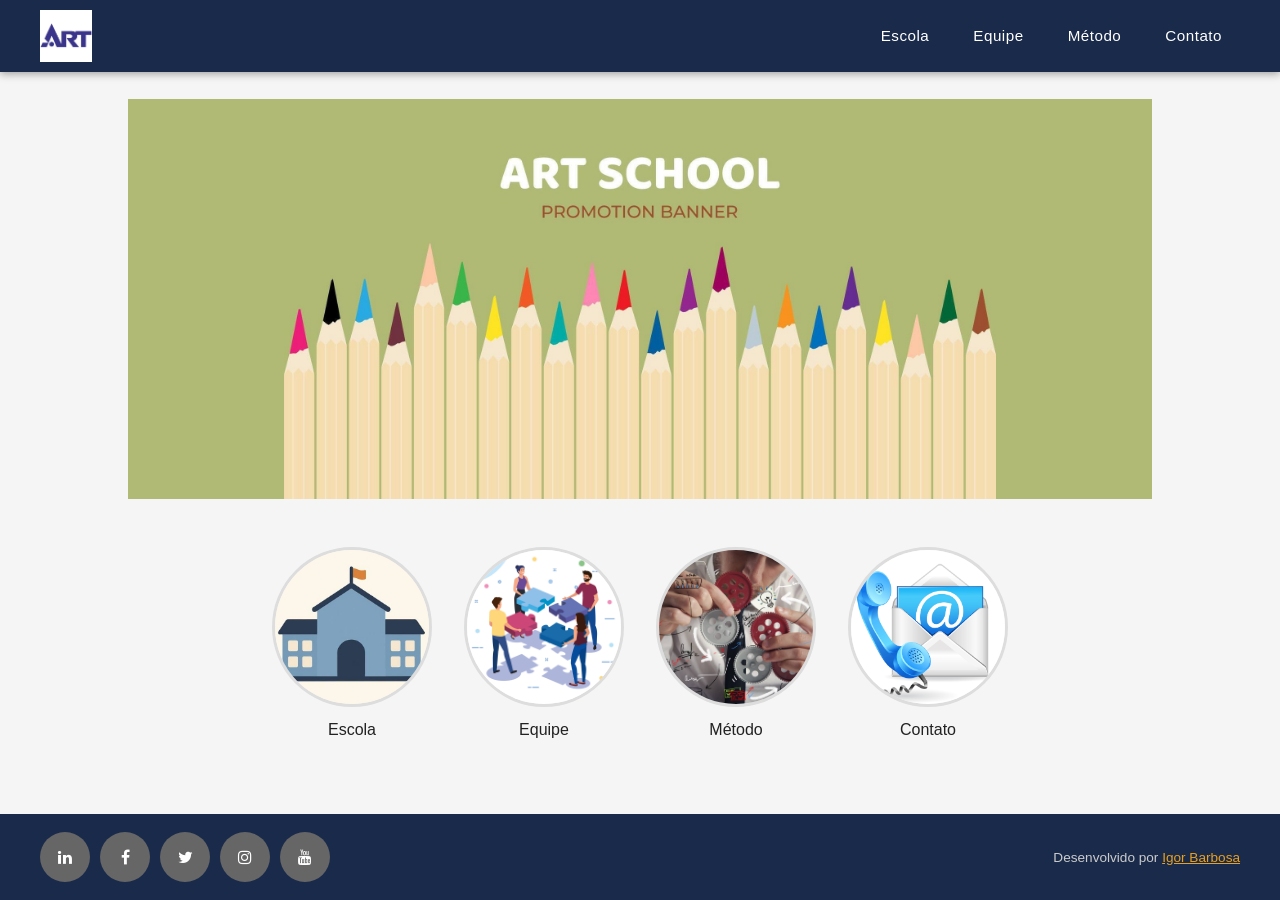
<file: index.html>
<!DOCTYPE html>
<html lang="pt-BR">

<head>
  <meta charset="UTF-8" />
  <meta name="viewport" content="width=device-width, initial-scale=1.0" />
  <meta name="description" content="Sentinela DigiArtes – Escola de Artes Digitais" />
  <title>Sentinela DigiArtes</title>
  <link rel="stylesheet" href="css/style.css" />
  <link rel="stylesheet" href="https://cdnjs.cloudflare.com/ajax/libs/font-awesome/4.7.0/css/font-awesome.min.css">
</head>

<body>

  <!-- HEADER -->
  <header>
    <a href="index.html" class="logo" aria-label="Sentinela DigiArtes – página inicial">
      <img src="img/logo.png" alt="Sentinela DigiArtes" />
    </a>
    <button class="hamburger-btn" aria-label="Abrir menu">
      <span></span><span></span><span></span>
    </button>
    <nav aria-label="Navegação principal">
      <ul>
        <li><a href="escola.html">Escola</a></li>
        <li><a href="equipe.html">Equipe</a></li>
        <li><a href="metodo.html">Método</a></li>
        <li><a href="contato.html">Contato</a></li>
      </ul>
    </nav>
  </header>

  <main>

    <!-- BANNER -->
    <section class="banner">
      <img src="img/banner_1.png" alt="Sentinela DigiArtes banner" />
    </section>

    <!-- QUICK LINKS -->
    <section class="quick-links" aria-label="Seções do site">

      <a href="escola.html" class="quick-card">
        <img src="img/escola_geral.png" alt="Escola" />
        <span>Escola</span>
      </a>

      <a href="equipe.html" class="quick-card">
        <img src="img/equipe.png" alt="Equipe" />
        <span>Equipe</span>
      </a>

      <a href="metodo.html" class="quick-card">
        <img src="img/metodo.png" alt="Método" />
        <span>Método</span>
      </a>

      <a href="contato.html" class="quick-card">
        <img src="img/contato.png" alt="Contato" />
        <span href="contato.html">Contato</span>
      </a>

    </section>

  </main>

  <!-- FOOTER -->
  <footer>
    <div class="footer-social" aria-label="Redes sociais">
      <a href="https://linkedin.com/company/sentineladigiartes" class=" fa fa-linkedin" target="_blank"
        aria-label="linkedin"></a>
      <a href="https://facebook.com/sentineladigiartes" class="fa fa-facebook" target="_blank" aria-label="Facebook">
      </a>
      <a href="https://twitter.com/sentineladigiartes" class="fa fa-twitter" target="_blank" aria-label="Twitter">

      </a>
      <a href="https://instagram.com/sentineladigiartes" class="fa fa-instagram" target="_blank" aria-label="Instagram">

      </a>
      <a href="https://youtube.com/sentineladigiartes" class="fa fa-youtube" target="_blank" aria-label="YouTube">

      </a>
    </div>
    <div class="footer-credits">
      Desenvolvido por <a href="https://www.linkedin.com/in/igoraraujo-dev/" target="_blank"
        aria-label="Perfil do LinkedIn de Igor Barbosa">Igor Barbosa</a>
    </div>
  </footer>

  <script src="js/script.js" defer></script>
</body>

</html>
</file>
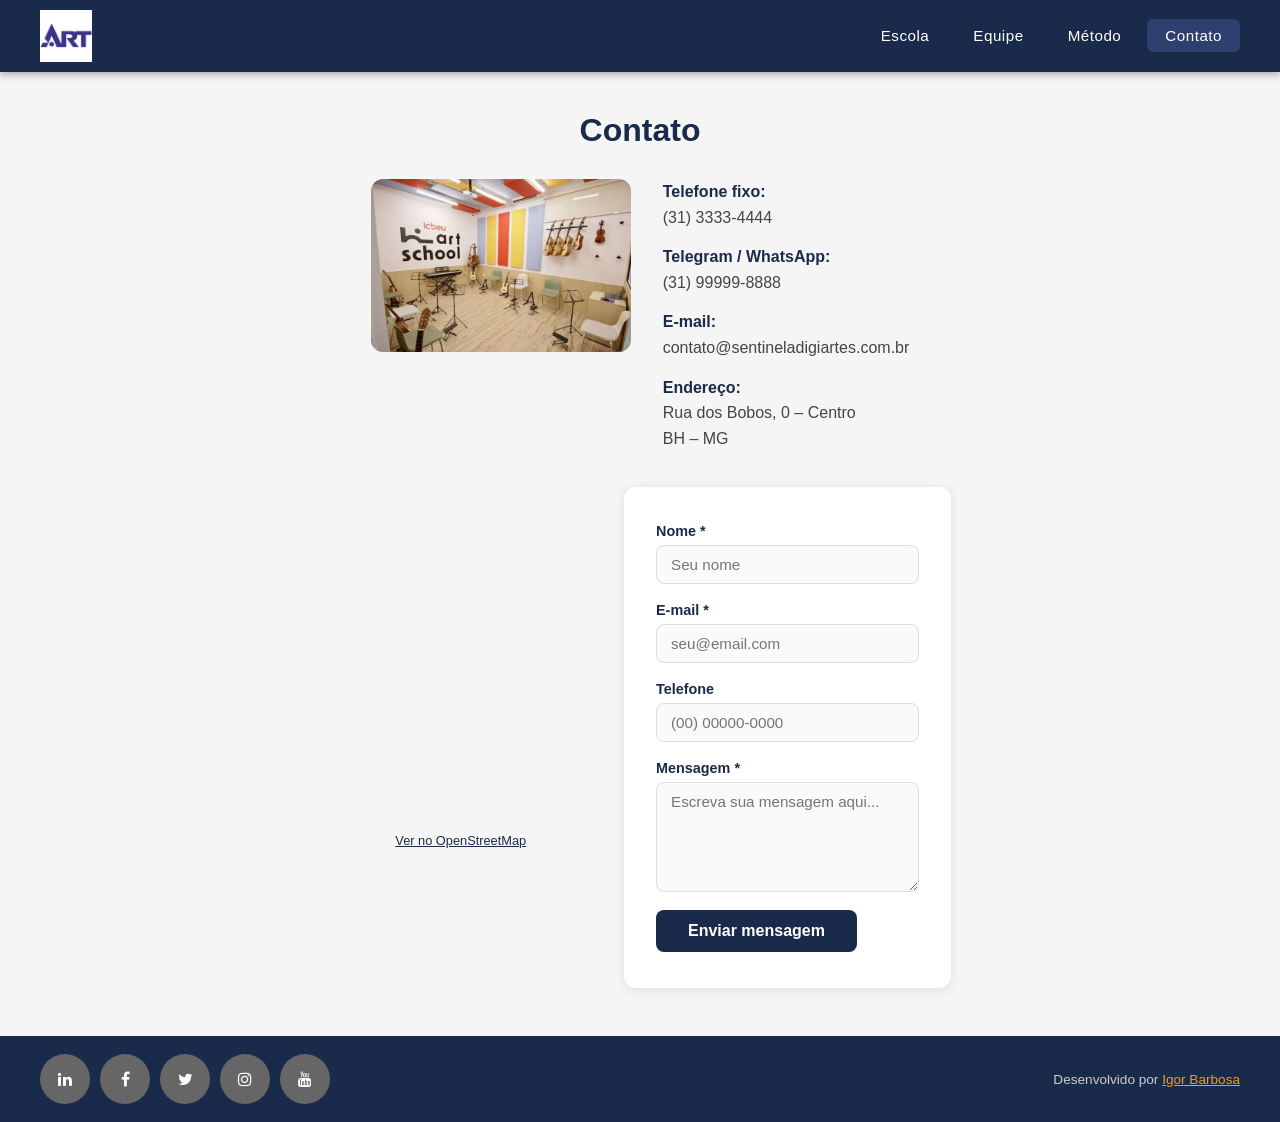
<file: contato.html>
<!DOCTYPE html>
<html lang="pt-BR">
<head>
  <meta charset="UTF-8" />
  <meta name="viewport" content="width=device-width, initial-scale=1.0" />
  <meta name="description" content="Entre em contato com a Sentinela DigiArtes" />
  <title>Contato – Sentinela DigiArtes</title>
  <link rel="stylesheet" href="css/style.css" />
  <link rel="stylesheet" href="https://cdnjs.cloudflare.com/ajax/libs/font-awesome/4.7.0/css/font-awesome.min.css">
</head>
<body>

  <!-- HEADER -->
  <header>
    <a href="index.html" class="logo" aria-label="Sentinela DigiArtes – página inicial">
      <img src="img/logo.png" alt="Sentinela DigiArtes"
           onerror="this.style.display='none'; this.nextElementSibling.style.display='block';" />
      <span class="logo-text" style="display:none;">Sentinela DigiArtes</span>
    </a>
    <button class="hamburger-btn" aria-label="Abrir menu" aria-expanded="false">
      <span></span><span></span><span></span>
    </button>
    <nav aria-label="Navegação principal">
      <ul>
        <li><a href="escola.html">Escola</a></li>
        <li><a href="equipe.html">Equipe</a></li>
        <li><a href="metodo.html">Método</a></li>
        <li><a href="contato.html">Contato</a></li>
      </ul>
    </nav>
  </header>

  <main>

    <h1 class="page-title">Contato</h1>

    <!-- BLOCO 1: Foto + dados de contato -->
    <section class="contato-info-wrap">

      <div class="contato-foto-wrap">
        <img src="img/escola1.jpg" alt="Sentinela DigiArtes" class="contato-foto" />
      </div>

      <ul class="contato-dados">
        <li>
          <span class="contato-label">Telefone fixo:</span>
          <span>(31) 3333-4444</span>
        </li>
        <li>
          <span class="contato-label">Telegram / WhatsApp:</span>
          <span>(31) 99999-8888</span>
        </li>
        <li>
          <span class="contato-label">E-mail:</span>
          <span>contato@sentineladigiartes.com.br</span>
        </li>
        <li>
          <span class="contato-label">Endereço:</span>
          <span>Rua dos Bobos, 0 – Centro<br>BH – MG</span>
        </li>
      </ul>

    </section>

    <!-- BLOCO 2: Mapa + Formulário -->
    <section class="contato-mapa-form">

      <!-- Mapa OpenStreetMap (iframe embed) -->
      <div class="contato-mapa">
        <iframe
          title="Localização Sentinela DigiArtes"
          src="https://www.openstreetmap.org/export/embed.html?bbox=-43.8320%2C-19.8920%2C-43.8120%2C-19.8720&layer=mapnik"
          allowfullscreen
          loading="lazy"
          >
        </iframe>
        <p class="contato-mapa-link">
          <a href="https://www.openstreetmap.org/#map=15/-19.882/-43.822"
             target="_blank">Ver no OpenStreetMap</a>
        </p>
      </div>

      <!-- Formulário de contato -->
      <form id="contactForm" class="contato-form" aria-label="Formulário de contato">

        <div class="form-group">
          <label for="nome">Nome <span aria-hidden="true">*</span></label>
          <input type="text" id="nome" name="nome" placeholder="Seu nome" required autocomplete="name" />
        </div>

        <div class="form-group">
          <label for="email">E-mail <span aria-hidden="true">*</span></label>
          <input type="email" id="email" name="email" placeholder="seu@email.com" required autocomplete="email" />
        </div>

        <div class="form-group">
          <label for="telefone">Telefone</label>
          <input type="tel" id="telefone" name="telefone" placeholder="(00) 00000-0000" autocomplete="tel" />
        </div>

        <div class="form-group">
          <label for="mensagem">Mensagem <span aria-hidden="true">*</span></label>
          <textarea id="mensagem" name="mensagem" placeholder="Escreva sua mensagem aqui..." required></textarea>
        </div>

        <div id="formMsg" class="form-msg" role="alert" aria-live="polite"></div>

        <button type="submit" class="btn-submit">Enviar mensagem</button>

      </form>

    </section>

  </main>

  <!-- FOOTER -->
  <footer>
    <div class="footer-social" aria-label="Redes sociais">
      <a href="https://linkedin.com/company/sentineladigiartes"" class=" fa fa-linkedin" target="_blank"
        aria-label="linkedin"></a>
      <a href="https://facebook.com/sentineladigiartes" class="fa fa-facebook" target="_blank" aria-label="Facebook">
      </a>
      <a href="https://twitter.com/sentineladigiartes" class="fa fa-twitter" target="_blank" aria-label="Twitter">

      </a>
      <a href="https://instagram.com/sentineladigiartes" class="fa fa-instagram" target="_blank" aria-label="Instagram">

      </a>
      <a href="https://youtube.com/sentineladigiartes" class="fa fa-youtube" target="_blank" aria-label="YouTube">

      </a>
    </div>
    <div class="footer-credits">
      Desenvolvido por <a href="https://www.linkedin.com/in/igoraraujo-dev/" target="_blank"
        aria-label="Perfil do LinkedIn de Igor Barbosa">Igor Barbosa</a>
    </div>
  </footer>

  <script src="js/script.js"></script>
</body>
</html>
</file>
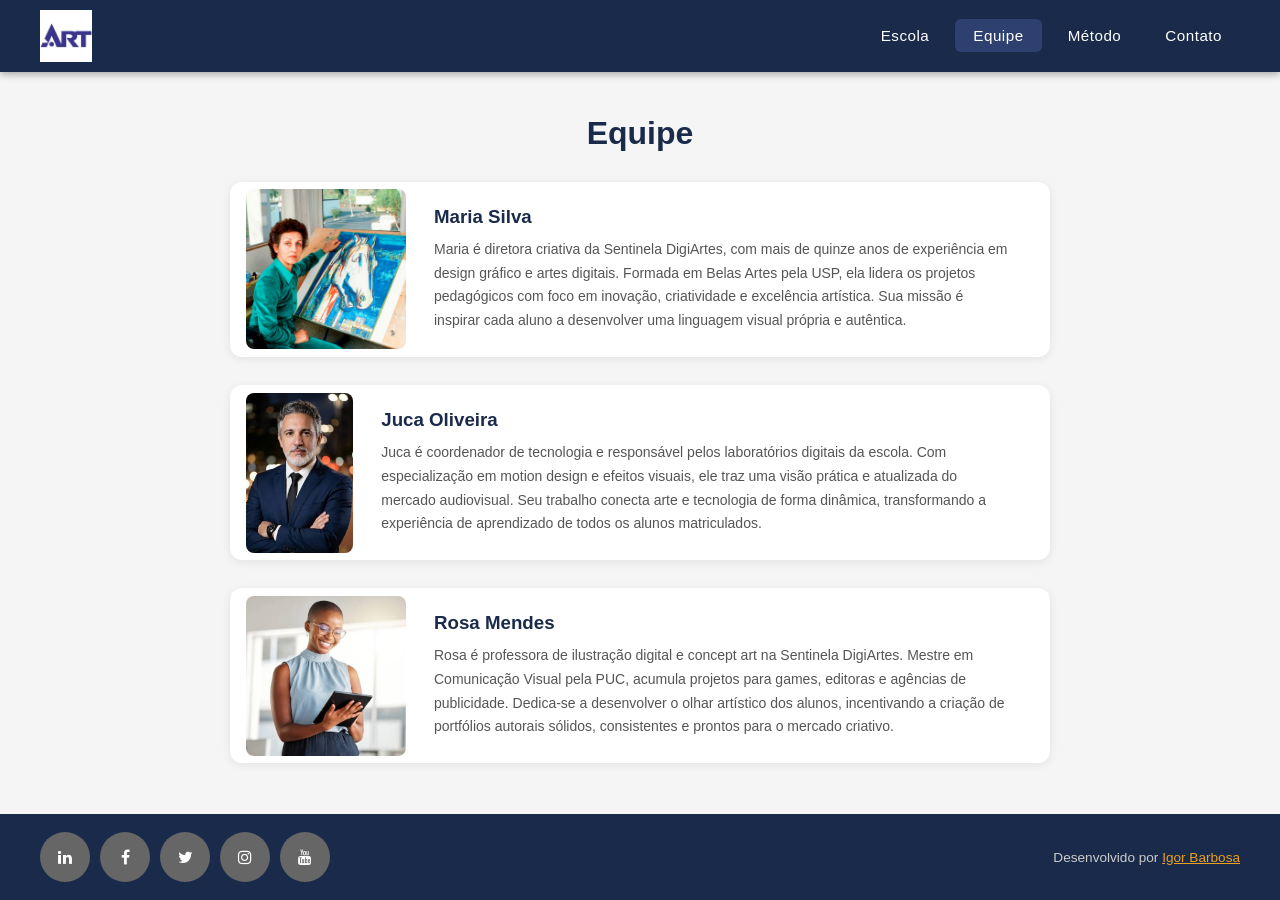
<file: equipe.html>
<!DOCTYPE html>
<html lang="pt-BR">

<head>
  <meta charset="UTF-8" />
  <meta name="viewport" content="width=device-width, initial-scale=1.0" />
  <meta name="description" content="Conheça a equipe da Sentinela DigiArtes" />
  <title>Equipe – Sentinela DigiArtes</title>
  <link rel="stylesheet" href="css/style.css" />
  <link rel="stylesheet" href="https://cdnjs.cloudflare.com/ajax/libs/font-awesome/4.7.0/css/font-awesome.min.css">
</head>

<body>

  <!-- HEADER -->
  <header>
    <a href="index.html" class="logo" aria-label="Sentinela DigiArtes – página inicial">
      <img src="img/logo.png" alt="Sentinela DigiArtes"
        onerror="this.style.display='none'; this.nextElementSibling.style.display='block';" />
      <span class="logo-text" style="display:none;">Sentinela DigiArtes</span>
    </a>
    <button class="hamburger-btn" aria-label="Abrir menu" aria-expanded="false">
      <span></span><span></span><span></span>
    </button>
    <nav aria-label="Navegação principal">
      <ul>
        <li><a href="escola.html">Escola</a></li>
        <li><a href="equipe.html">Equipe</a></li>
        <li><a href="metodo.html">Método</a></li>
        <li><a href="contato.html">Contato</a></li>
      </ul>
    </nav>
  </header>

  <main>

    <h1 class="page-title">Equipe</h1>

    <section class="equipe-list" aria-label="Membros da equipe">

      <article class="membro">
        <img src="img/maria.png" alt="Foto de Maria Silva" class="membro-foto" />
        <div class="membro-info">
          <h3>Maria Silva</h3>
          <p>
            Maria é diretora criativa da Sentinela DigiArtes, com mais de quinze anos de experiência em
            design gráfico e artes digitais. Formada em Belas Artes pela USP, ela lidera os projetos
            pedagógicos com foco em inovação, criatividade e excelência artística. Sua missão é inspirar
            cada aluno a desenvolver uma linguagem visual própria e autêntica.
          </p>
        </div>
      </article>

      <article class="membro">
        <img src="img/juca.png" alt="Foto de Juca Oliveira" class="membro-foto" />
        <div class="membro-info">
          <h3>Juca Oliveira</h3>
          <p>
            Juca é coordenador de tecnologia e responsável pelos laboratórios digitais da escola. Com
            especialização em motion design e efeitos visuais, ele traz uma visão prática e atualizada
            do mercado audiovisual. Seu trabalho conecta arte e tecnologia de forma dinâmica, transformando
            a experiência de aprendizado de todos os alunos matriculados.
          </p>
        </div>
      </article>

      <!-- Membro 3 -->
      <article class="membro">
        <img src="img/rosa.png" alt="Foto de Rosa Mendes" class="membro-foto" />
        <div class="membro-info">
          <h3>Rosa Mendes</h3>
          <p>
            Rosa é professora de ilustração digital e concept art na Sentinela DigiArtes. Mestre em
            Comunicação Visual pela PUC, acumula projetos para games, editoras e agências de publicidade.
            Dedica-se a desenvolver o olhar artístico dos alunos, incentivando a criação de portfólios
            autorais sólidos, consistentes e prontos para o mercado criativo.
          </p>
        </div>
      </article>

    </section>

  </main>

  <!-- FOOTER -->
  <footer>
    <div class="footer-social" aria-label="Redes sociais">
      <a href="https://linkedin.com/company/sentineladigiartes"" class=" fa fa-linkedin" target="_blank"
        aria-label="linkedin"></a>
      <a href="https://facebook.com/sentineladigiartes" class="fa fa-facebook" target="_blank" aria-label="Facebook">
      </a>
      <a href="https://twitter.com/sentineladigiartes" class="fa fa-twitter" target="_blank" aria-label="Twitter">

      </a>
      <a href="https://instagram.com/sentineladigiartes" class="fa fa-instagram" target="_blank" aria-label="Instagram">

      </a>
      <a href="https://youtube.com/sentineladigiartes" class="fa fa-youtube" target="_blank" aria-label="YouTube">

      </a>
    </div>
    <div class="footer-credits">
      Desenvolvido por <a href="https://www.linkedin.com/in/igoraraujo-dev/" target="_blank"
        aria-label="Perfil do LinkedIn de Igor Barbosa">Igor Barbosa</a>
    </div>
  </footer>

  <script src="js/script.js"></script>
</body>

</html>
</file>
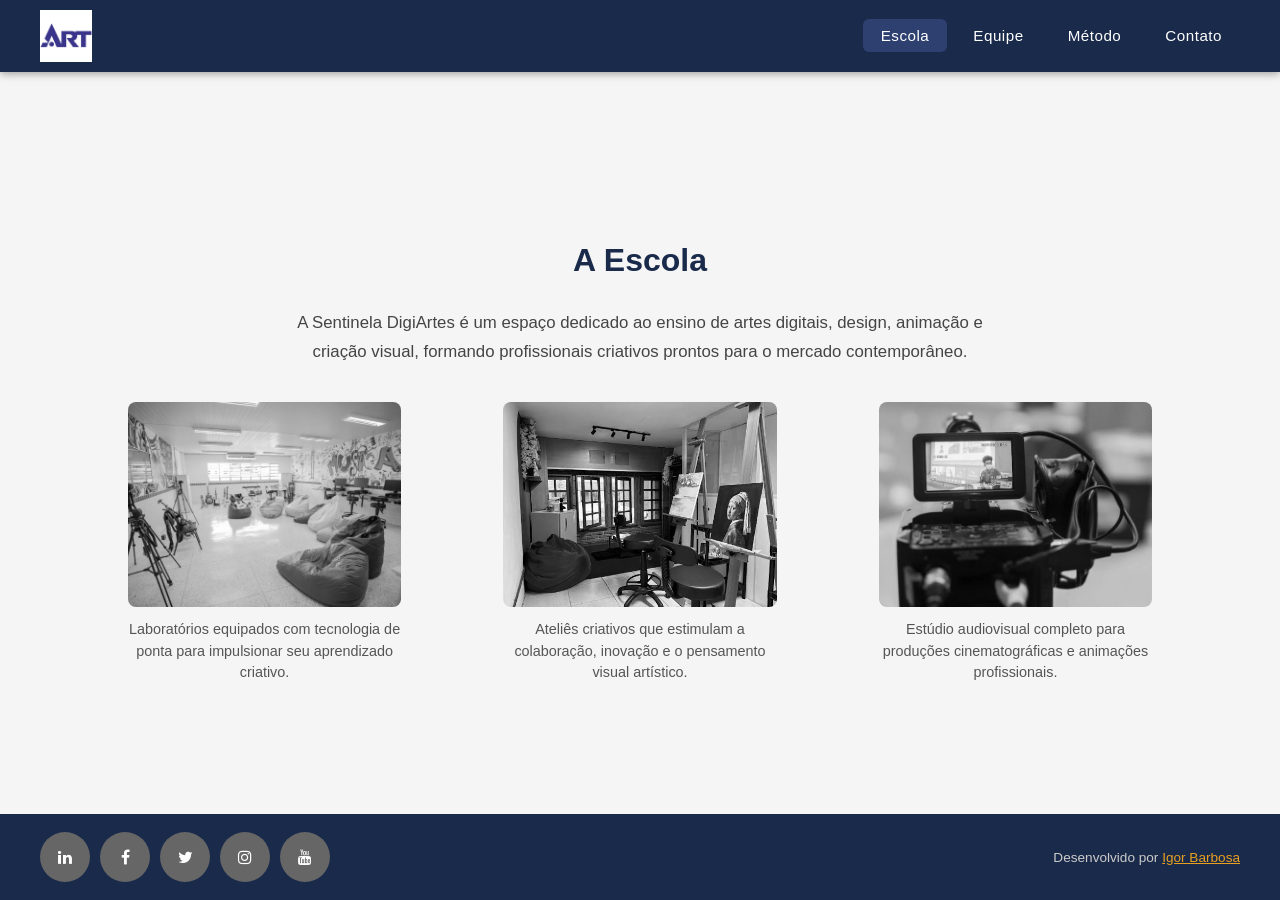
<file: escola.html>
<!DOCTYPE html>
<html lang="pt-BR">
<head>
  <meta charset="UTF-8" />
  <meta name="viewport" content="width=device-width, initial-scale=1.0" />
  <meta name="description" content="Conheça a Sentinela DigiArtes – nossa história e estrutura" />
  <title>A Escola – Sentinela DigiArtes</title>
  <link rel="stylesheet" href="css/style.css" />
  <link rel="stylesheet" href="https://cdnjs.cloudflare.com/ajax/libs/font-awesome/4.7.0/css/font-awesome.min.css">
</head>
<body>

  <!-- HEADER -->
  <header>
    <a href="index.html" class="logo" aria-label="Sentinela DigiArtes – página inicial">
      <img src="img/logo.png" alt="Sentinela DigiArtes"
           onerror="this.style.display='none'; this.nextElementSibling.style.display='block';" />
      <span class="logo-text" style="display:none;">Sentinela DigiArtes</span>
    </a>
    <button class="hamburger-btn" aria-label="Abrir menu" aria-expanded="false">
      <span></span><span></span><span></span>
    </button>
    <nav aria-label="Navegação principal">
      <ul>
        <li><a href="escola.html">Escola</a></li>
        <li><a href="equipe.html">Equipe</a></li>
        <li><a href="metodo.html">Método</a></li>
        <li><a href="contato.html">Contato</a></li>
      </ul>
    </nav>
  </header>

  <main>

    <h1 class="page-title">A Escola</h1>

    <p class="escola-intro">
      A Sentinela DigiArtes é um espaço dedicado ao ensino de artes digitais, design, animação e
      criação visual, formando profissionais criativos prontos para o mercado contemporâneo.
    </p>

    <!-- GRADE DE IMAGENS -->
    <section class="escola-grid" aria-label="Galeria da escola">

      <div class="escola-item">
        <img src="img/escola_1.png" alt="Estrutura da Sentinela DigiArtes – imagem 1"/>
        <p>Laboratórios equipados com tecnologia de ponta para impulsionar seu aprendizado criativo.</p>
      </div>

      <div class="escola-item">
        <img src="img/escola_2.png" alt="Estrutura da Sentinela DigiArtes – imagem 2"/>
        <p>Ateliês criativos que estimulam a colaboração, inovação e o pensamento visual artístico.</p>
      </div>

      <div class="escola-item">
        <img src="img/escola_3.png" alt="Estrutura da Sentinela DigiArtes – imagem 3"/>
        <p>Estúdio audiovisual completo para produções cinematográficas e animações profissionais.</p>
      </div>

    </section>

  </main>

  <!-- FOOTER -->
  <footer>
    <div class="footer-social" aria-label="Redes sociais">
      <a href="https://linkedin.com/company/sentineladigiartes"" class=" fa fa-linkedin" target="_blank"
        aria-label="linkedin"></a>
      <a href="https://facebook.com/sentineladigiartes" class="fa fa-facebook" target="_blank" aria-label="Facebook">
      </a>
      <a href="https://twitter.com/sentineladigiartes" class="fa fa-twitter" target="_blank" aria-label="Twitter">

      </a>
      <a href="https://instagram.com/sentineladigiartes" class="fa fa-instagram" target="_blank" aria-label="Instagram">

      </a>
      <a href="https://youtube.com/sentineladigiartes" class="fa fa-youtube" target="_blank" aria-label="YouTube">

      </a>
    </div>
    <div class="footer-credits">
      Desenvolvido por <a href="https://www.linkedin.com/in/igoraraujo-dev/" target="_blank"
        aria-label="Perfil do LinkedIn de Igor Barbosa">Igor Barbosa</a>
    </div>
  </footer>

  <script src="js/script.js"></script>
</body>
</html>
</file>
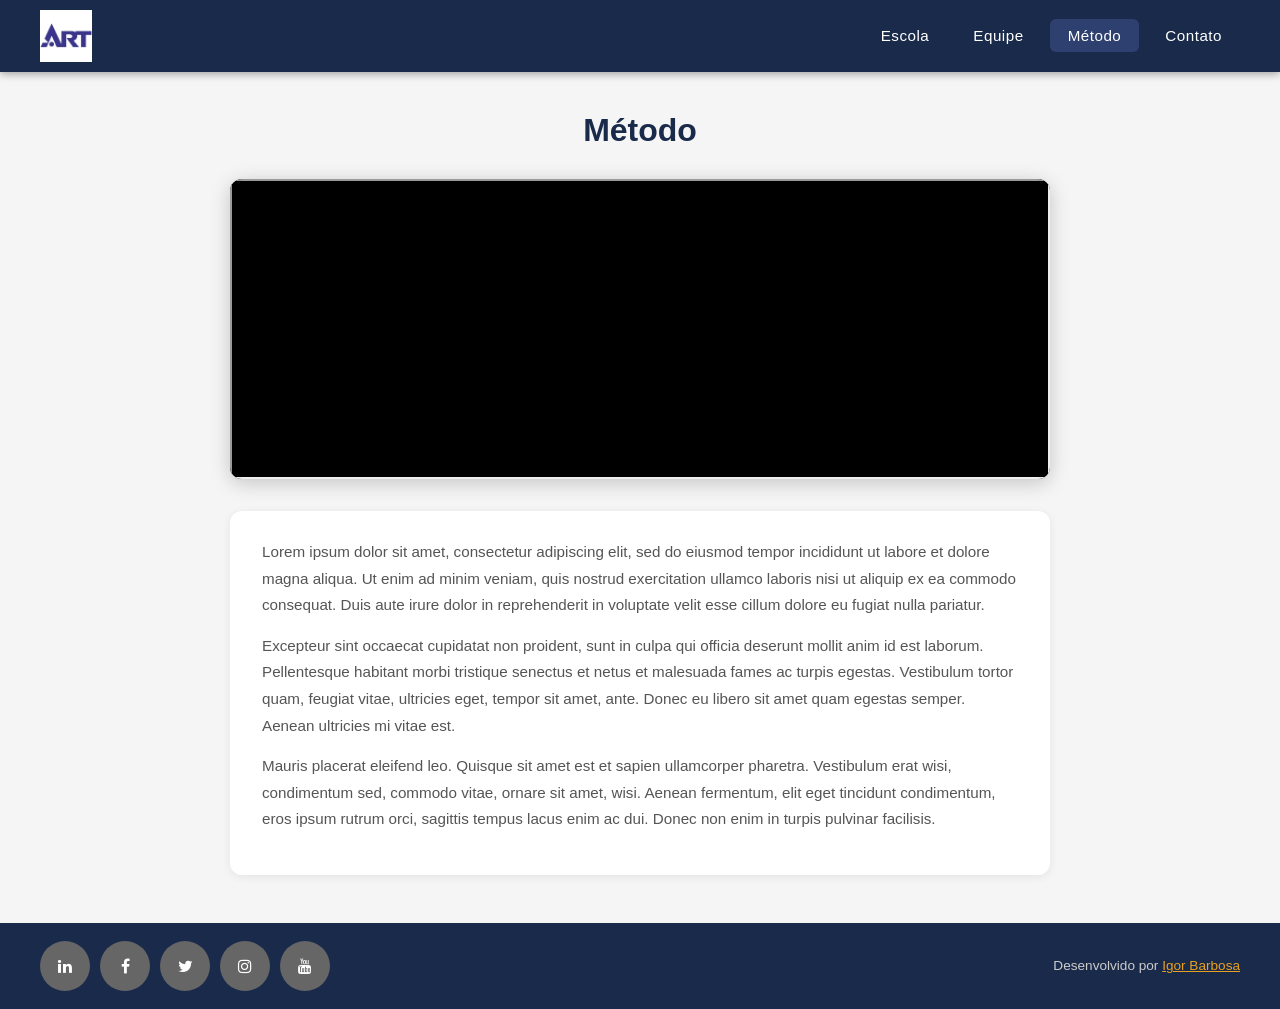
<file: metodo.html>
<!DOCTYPE html>
<html lang="pt-BR">

<head>
  <meta charset="UTF-8" />
  <meta name="viewport" content="width=device-width, initial-scale=1.0" />
  <meta name="description" content="Método de ensino da Sentinela DigiArtes" />
  <title>Método – Sentinela DigiArtes</title>
  <link rel="stylesheet" href="css/style.css" />
  <link rel="stylesheet" href="https://cdnjs.cloudflare.com/ajax/libs/font-awesome/4.7.0/css/font-awesome.min.css">
</head>

<body>

  <!-- HEADER -->
  <header>
    <a href="index.html" class="logo" aria-label="Sentinela DigiArtes – página inicial">
      <img src="img/logo.png" alt="Sentinela DigiArtes"
        onerror="this.style.display='none'; this.nextElementSibling.style.display='block';" />
      <span class="logo-text" style="display:none;">Sentinela DigiArtes</span>
    </a>
    <button class="hamburger-btn" aria-label="Abrir menu" aria-expanded="false">
      <span></span><span></span><span></span>
    </button>
    <nav aria-label="Navegação principal">
      <ul>
        <li><a href="escola.html">Escola</a></li>
        <li><a href="equipe.html">Equipe</a></li>
        <li><a href="metodo.html">Método</a></li>
        <li><a href="contato.html">Contato</a></li>
      </ul>
    </nav>
  </header>

  <main>

    <h1 class="page-title">Método</h1>

    <div class="metodo-content">

      <div class="video-wrap">
        <iframe src="https://www.youtube.com/embed/Bi8-L5wp8B0" title="Vídeo do YouTube"
          allow="accelerometer; autoplay; gyroscope; picture-in-picture; web-share"
          allowfullscreen>  
        </iframe>
      </div>

      <section class="metodo-texto">
        <p>
          Lorem ipsum dolor sit amet, consectetur adipiscing elit, sed do eiusmod tempor incididunt ut labore
          et dolore magna aliqua. Ut enim ad minim veniam, quis nostrud exercitation ullamco laboris nisi ut
          aliquip ex ea commodo consequat. Duis aute irure dolor in reprehenderit in voluptate velit esse
          cillum dolore eu fugiat nulla pariatur.
        </p>
        <p>
          Excepteur sint occaecat cupidatat non proident, sunt in culpa qui officia deserunt mollit anim id
          est laborum. Pellentesque habitant morbi tristique senectus et netus et malesuada fames ac turpis
          egestas. Vestibulum tortor quam, feugiat vitae, ultricies eget, tempor sit amet, ante. Donec eu libero
          sit amet quam egestas semper. Aenean ultricies mi vitae est.
        </p>
        <p>
          Mauris placerat eleifend leo. Quisque sit amet est et sapien ullamcorper pharetra. Vestibulum erat
          wisi, condimentum sed, commodo vitae, ornare sit amet, wisi. Aenean fermentum, elit eget tincidunt
          condimentum, eros ipsum rutrum orci, sagittis tempus lacus enim ac dui. Donec non enim in turpis
          pulvinar facilisis.
        </p>
      </section>

    </div>

  </main>

  <!-- FOOTER -->
  <footer>
    <div class="footer-social" aria-label="Redes sociais">
      <a href="https://linkedin.com/company/sentineladigiartes"" class=" fa fa-linkedin" target="_blank"
        aria-label="linkedin"></a>
      <a href="https://facebook.com/sentineladigiartes" class="fa fa-facebook" target="_blank" aria-label="Facebook">
      </a>
      <a href="https://twitter.com/sentineladigiartes" class="fa fa-twitter" target="_blank" aria-label="Twitter">

      </a>
      <a href="https://instagram.com/sentineladigiartes" class="fa fa-instagram" target="_blank" aria-label="Instagram">

      </a>
      <a href="https://youtube.com/sentineladigiartes" class="fa fa-youtube" target="_blank" aria-label="YouTube">

      </a>
    </div>
    <div class="footer-credits">
      Desenvolvido por <a href="https://www.linkedin.com/in/igoraraujo-dev/" target="_blank"
        aria-label="Perfil do LinkedIn de Igor Barbosa">Igor Barbosa</a>
    </div>
  </footer>

  <script src="js/script.js"></script>
</body>

</html>
</file>
<file: css/style.css>
/* ===== RESET & BASE ===== */
*,
*::before,
*::after {
  box-sizing: border-box;
  margin: 0;
  padding: 0;
}

:root {
  --primary: #1a2a4a;
  --primary-light: #2e4070;
  --accent: #e8a020;
  --bg: #f5f5f5;
  --white: #fff;
  --gray: #888;
  --gray-light: #ddd;
  --text: #222;
  --banner: #B0BA75;
  --radius: 12px;
}

body {
  font-family: 'Segoe UI', Arial, sans-serif;
  background: var(--bg);
  color: var(--text);
  min-height: 100vh;
  display: flex;
  flex-direction: column;
}

a {
  text-decoration: none;
  color: inherit;
}

img {
  max-width: 100%;
  display: block;
}

/* ===== HEADER ===== */
header {
  width: 100%;
  background: var(--primary);
  display: flex;
  align-items: center;
  justify-content: space-between;
  padding: 0 40px;
  height: 72px;
  position: sticky;
  top: 0;
  z-index: 100;
  box-shadow: 0 2px 8px rgba(0, 0, 0, .35);
}

.logo img {
  height: 52px;
  width: auto;
}

nav ul {
  list-style: none;
  display: flex;
  gap: 8px;
}

nav ul li a {
  color: var(--white);
  padding: 8px 18px;
  border-radius: 6px;
  font-size: 0.95rem;
  font-weight: 500;
  letter-spacing: 0.5px;
  transition: background 0.2s;
}

nav ul li a:hover,
nav ul li a.active {
  background: var(--primary-light);
}

/* Botão Hambúrguer (Escondido no Desktop) */
.hamburger-btn {
  display: none;
  flex-direction: column;
  gap: 5px;
  cursor: pointer;
  background: none;
  border: none;
  padding: 4px;
}

.hamburger-btn span {
  display: block;
  width: 26px;
  height: 3px;
  background: var(--white);
  border-radius: 2px;
  transition: all 0.3s;
}

/* ===== MAIN & BANNER ===== */
main {
  display: flex;
  flex-direction: column;
  justify-content: center;
  align-items: center;
  height: 100%;
  min-height: calc(100vh - 72px - 86px);
}

.banner {
  width: 80%;
  height: 100%;
  display: flex;
  justify-content: center;
  background: var(--banner);
}

.banner img {
  height: 100%;
  max-height: 400px;
}

/* ===== FOOTER ===== */
footer {
  width: 100%;
  background: var(--primary);
  color: var(--white);
  display: flex;
  align-items: center;
  justify-content: space-between;
  padding: 18px 40px;
  gap: 16px;
  flex-wrap: wrap;
}

.footer-social {
  display: flex;
  gap: 10px;
  align-items: center;
}

.fa {
  display: flex!important;
  align-items: center;
  justify-content: center;
  width: 50px;
  height: 50px;
  text-align: center;
  border-radius: 50%;
  background: #666;
  color: var(--white);
  font-size: 30px;
  transition: background 0.2s, transform 0.2s;
  text-decoration: none;
}

.fa:hover {
  transform: scale(1.12);
}

.fa.fa-linkedin:hover { background: #0077b5; }
.fa.fa-facebook:hover { background: #1877f2; }
.fa.fa-twitter:hover { background: #1da1f2; }
.fa.fa-instagram:hover { background: radial-gradient(circle at 30% 107%, #fdf497 0%, #fdf497 5%, #fd5949 45%, #d6249f 60%, #285aeb 90%); }
.fa.fa-youtube:hover { background: #ff0000; }

.footer-credits {
  font-size: 0.85rem;
  color: #ccc;
  text-align: right;
}

.footer-credits a {
  color: var(--accent);
  text-decoration: underline;
}

/* ===== PAGE TITLE ===== */
.page-title {
  text-align: center;
  padding: 40px 20px 10px;
  font-size: 2rem;
  color: var(--primary);
  font-weight: 700;
}

/* ===== INDEX QUICK LINKS ===== */
.quick-links {
  display: flex;
  justify-content: center;
  gap: 32px;
  padding: 48px 40px;
  flex-wrap: wrap;
}

.quick-card {
  display: flex;
  flex-direction: column;
  align-items: center;
  gap: 14px;
  text-align: center;
  max-width: 200px;
}

.quick-card img {
  width: 160px;
  height: 160px;
  object-fit: cover;
  border-radius: 50%;
  border: 3px solid var(--gray-light);
  transition: box-shadow 0.2s, border-color 0.2s;
}

.quick-card img:hover {
  box-shadow: 0 4px 18px rgba(0, 0, 0, .18);
  border-color: var(--accent);
}

.card-placeholder {
  width: 160px;
  height: 160px;
  border-radius: 50%;
  display: flex;
  align-items: center;
  justify-content: center;
  font-size: 2.8rem;
  border: 3px solid var(--gray-light);
}

.cp1 { background: linear-gradient(135deg, #d0e8ff, #a0c0f0); }
.cp2 { background: linear-gradient(135deg, #ffecd0, #f0c080); }
.cp3 { background: linear-gradient(135deg, #d0ffe8, #80d0a0); }
.cp4 { background: linear-gradient(135deg, #f0d0ff, #c080e0); }

.quick-card a {
  font-size: 1rem;
  font-weight: 600;
  color: var(--primary);
  transition: color 0.2s;
}

.quick-card span:hover {
  color: var(--accent);
}

/* ===== ESCOLA PAGE ===== */
.escola-intro {
  max-width: 800px;
  margin: 0 auto;
  padding: 20px 40px 36px;
  font-size: 1.05rem;
  line-height: 1.7;
  color: #444;
  text-align: center;
}

.escola-grid {
  display: flex;
  justify-content: center;
  padding: 0 10%;
  gap: 10%;
  flex-wrap: wrap;
}

.escola-item {
  flex: 1;
  min-width: 200px;
  max-width: calc(100% / 3);
  display: flex;
  flex-direction: column;
  align-items: center;
  gap: 12px;
}

.escola-item img {
  width: 100%;
  aspect-ratio: 4/3;
  object-fit: cover;
  filter: grayscale(100%);
  border-radius: 8px;
  transition: filter 0.3s, transform 0.2s, box-shadow 0.2s;
}

.escola-item img:hover {
  filter: grayscale(0%);
  transform: scale(1.02);
  box-shadow: 0 6px 20px rgba(0, 0, 0, .2);
}

.escola-img-placeholder {
  width: 100%;
  aspect-ratio: 4/3;
  border-radius: 8px;
  cursor: pointer;
  display: flex;
  align-items: center;
  justify-content: center;
  font-size: 1.1rem;
  color: #555;
  font-weight: 600;
  filter: grayscale(100%);
  transition: filter 0.3s, transform 0.2s;
  background: #ccc;
}

.escola-img-placeholder:hover {
  filter: grayscale(40%);
  transform: scale(1.02);
}

.ep1 { background: linear-gradient(135deg, #bbb, #888); }
.ep2 { background: linear-gradient(135deg, #aaa, #777); }
.ep3 { background: linear-gradient(135deg, #ccc, #999); }

.escola-item p {
  font-size: 0.9rem;
  text-align: center;
  color: #555;
  line-height: 1.5;
}

/* ===== EQUIPE PAGE ===== */
.equipe-list {
  max-width: 900px;
  margin: 0 auto;
  padding: 20px 40px 48px;
  display: flex;
  flex-direction: column;
  gap: 28px;
}

.membro {
  display: flex;
  align-items: center;
  padding:0 16px;
  gap: 28px;
  background: var(--white);
  border-radius: var(--radius);
  box-shadow: 0 2px 10px rgba(0, 0, 0, .08);
  overflow: hidden;
  transition: box-shadow 0.2s;
}

.membro:hover {
  box-shadow: 0 4px 20px rgba(0, 0, 0, .14);
}

.membro-foto {
  width: 160px;
  height: 160px;
  object-fit: cover;
  border-radius: 8px;
}

.membro-info {
  padding: 24px 24px 24px 0;
  display: flex;
  flex-direction: column;
  gap: 10px;
}

.membro-info h3 {
  color: var(--primary);
}

.membro-info p {
  font-size: 14px;
  line-height: 1.7;
  color: #555;
}

/* ===== MÉTODO PAGE ===== */
.metodo-content {
  max-width: 900px;
  margin: 0 auto;
  padding: 20px 40px 48px;
  display: flex;
  flex-direction: column;
  gap: 32px;
}

.video-wrap {
  width: 100%;
  height: 300px;
  background: #000;
  border-radius: var(--radius);
  overflow: hidden;
  box-shadow: 0 4px 20px rgba(0, 0, 0, .2);
}

.video-wrap iframe {
  width: 100%;
  height: 100%;
  display: block;
  max-height: 500px;
}

.metodo-texto {
  background: var(--white);
  border-radius: var(--radius);
  padding: 28px 32px;
  box-shadow: 0 2px 10px rgba(0, 0, 0, .07);
}

.metodo-texto p {
  font-size: 0.95rem;
  line-height: 1.75;
  color: #555;
  margin-bottom: 14px;
}

/* ===== CONTATO PAGE ===== */
.contato-content {
  max-width: 680px;
  margin: 0 auto;
  padding: 20px 40px 48px;
}

.contato-form {
  background: var(--white);
  border-radius: var(--radius);
  padding: 36px 32px;
  box-shadow: 0 2px 12px rgba(0, 0, 0, .09);
  display: flex;
  flex-direction: column;
  gap: 18px;
  flex: 1;
  min-width: 260px;
}

.form-group {
  display: flex;
  flex-direction: column;
  gap: 6px;
}

.form-group label {
  font-size: 0.9rem;
  font-weight: 600;
  color: var(--primary);
}

.form-group input,
.form-group select,
.form-group textarea {
  padding: 10px 14px;
  border: 1.5px solid var(--gray-light);
  border-radius: 8px;
  font-size: 0.95rem;
  font-family: inherit;
  transition: border-color 0.2s, box-shadow 0.2s;
  background: #fafafa;
}

.form-group input:focus,
.form-group select:focus,
.form-group textarea:focus {
  outline: none;
  border-color: var(--primary);
  box-shadow: 0 0 0 3px rgba(26, 42, 74, .12);
}

.form-group textarea {
  resize: vertical;
  min-height: 110px;
}

.btn-submit {
  padding: 12px 32px;
  background: var(--primary);
  color: var(--white);
  border: none;
  border-radius: 8px;
  font-size: 1rem;
  font-weight: 600;
  cursor: pointer;
  transition: background 0.2s, transform 0.1s;
  align-self: flex-start;
}

.btn-submit:hover {
  background: var(--primary-light);
  transform: translateY(-1px);
}

.form-msg {
  display: none;
  padding: 12px 16px;
  border-radius: 8px;
  font-size: 0.95rem;
  font-weight: 600;
}

.form-msg.success {
  background: #d4edda;
  color: #155724;
  display: block;
}

.form-msg.error {
  background: #f8d7da;
  color: #721c24;
  display: block;
}

.contato-info-wrap {
  display: flex;
  align-items: flex-start;
  gap: 32px;
  max-width: 900px;
  margin: 0 auto;
  padding: 20px 40px 36px;
  flex-wrap: wrap;
}

.contato-foto {
  width: 260px;
  min-width: 200px;
  border-radius: var(--radius);
  object-fit: cover;
  display: block;
}

.contato-dados {
  list-style: none;
  display: flex;
  flex-direction: column;
  gap: 14px;
  padding: 0;
  font-size: 16px;
  line-height: 1.6;
  color: #444;
}

.contato-label {
  font-weight: 700;
  color: var(--primary);
  display: block;
}

.contato-mapa-form {
  display: flex;
  gap: 32px;
  max-width: 900px;
  padding: 0 40px 48px;
  flex-wrap: wrap;
}

.contato-mapa {
  flex: 1;
  min-width: 260px;
}

.contato-mapa iframe {
  width: 100%;
  height: 340px;
  border: 0;
  border-radius: var(--radius);
  display: block;
}

.contato-mapa-link {
  font-size: 0.8rem;
  text-align: center;
  margin-top: 6px;
}

.contato-mapa-link a {
  color: var(--primary);
  text-decoration: underline;
}


/* ==========================================================================
   MEDIA QUERIES (RESPONSIVO SEPARADO NO FINAL)
   ========================================================================== */

/* Tablet portrait (max 1024px) */
@media (max-width: 1024px) {
  header {
    padding: 0 24px;
  }

  .carousel-slide img,
  .carousel-slide .slide-placeholder {
    height: 380px;
  }

  .quick-links {
    gap: 24px;
    padding: 36px 24px;
  }

  .escola-grid {
    padding: 0 5% 36px;
  }

  .equipe-list,
  .metodo-content,
  .contato-content,
  .escola-intro {
    padding-left: 24px;
    padding-right: 24px;
  }
}

/* Tablet landscape / small tablets (max 900px) */
@media (max-width: 900px) {
  .escola-item {
    max-width: calc(100% / 2);
  }
}

/* Smartphone landscape (max 640px) */
@media (max-width: 640px) and (orientation: landscape) {
  .carousel-slide img,
  .carousel-slide .slide-placeholder {
    height: 180px;
  }
}

/* Smartphone Portrait (max 600px) */
@media (max-width: 600px) {
  header {
    padding: 0 16px;
    height: 60px;
  }

  /* Exibe o botão Hambúrguer */
  .hamburger-btn {
    display: flex;
  }

  /* Esconde o menu nav até ser aberto */
  nav {
    display: none;
    position: absolute;
    top: 60px;
    left: 0;
    width: 100%;
    background: var(--primary);
  }

  nav.open {
    display: block;
  }

  nav ul {
    flex-direction: column;
    gap: 0;
  }

  nav ul li a {
    display: block;
    padding: 14px 20px;
    border-radius: 0;
    text-align: center;
    border-bottom: 1px solid rgba(255, 255, 255, .08);
  }

  .quick-links {
    gap: 20px;
    padding: 28px 16px;
  }

  .quick-card {
    max-width: 140px;
  }

  .quick-card img,
  .card-placeholder {
    width: 120px;
    height: 120px;
  }

  .escola-grid {
    flex-direction: column;
    padding: 0 5% 32px;
    align-items: center;
  }

  .escola-item {
    max-width: 100%;
    width: 100%;
  }

  .membro {
    flex-direction: column;
  }

  .membro-foto,
  .membro-foto-placeholder {
    width: 100%;
    height: 200px;
  }

  .membro-info {
    padding: 16px;
  }

  .metodo-content,
  .equipe-list,
  .contato-content,
  .escola-intro {
    padding-left: 16px;
    padding-right: 16px;
  }

  .contato-form {
    padding: 24px 18px;
  }

  footer {
    flex-direction: column;
    align-items: flex-start;
    padding: 16px;
  }

  .footer-credits {
    text-align: left;
  }

  .contato-info-wrap,
  .contato-mapa-form {
    flex-direction: column;
    padding-left: 16px;
    padding-right: 16px;
  }

  .contato-foto,
  .contato-foto-placeholder {
    width: 100%;
    min-width: unset;
  }

  .contato-mapa iframe {
    height: 240px;
  }
}
</file>
